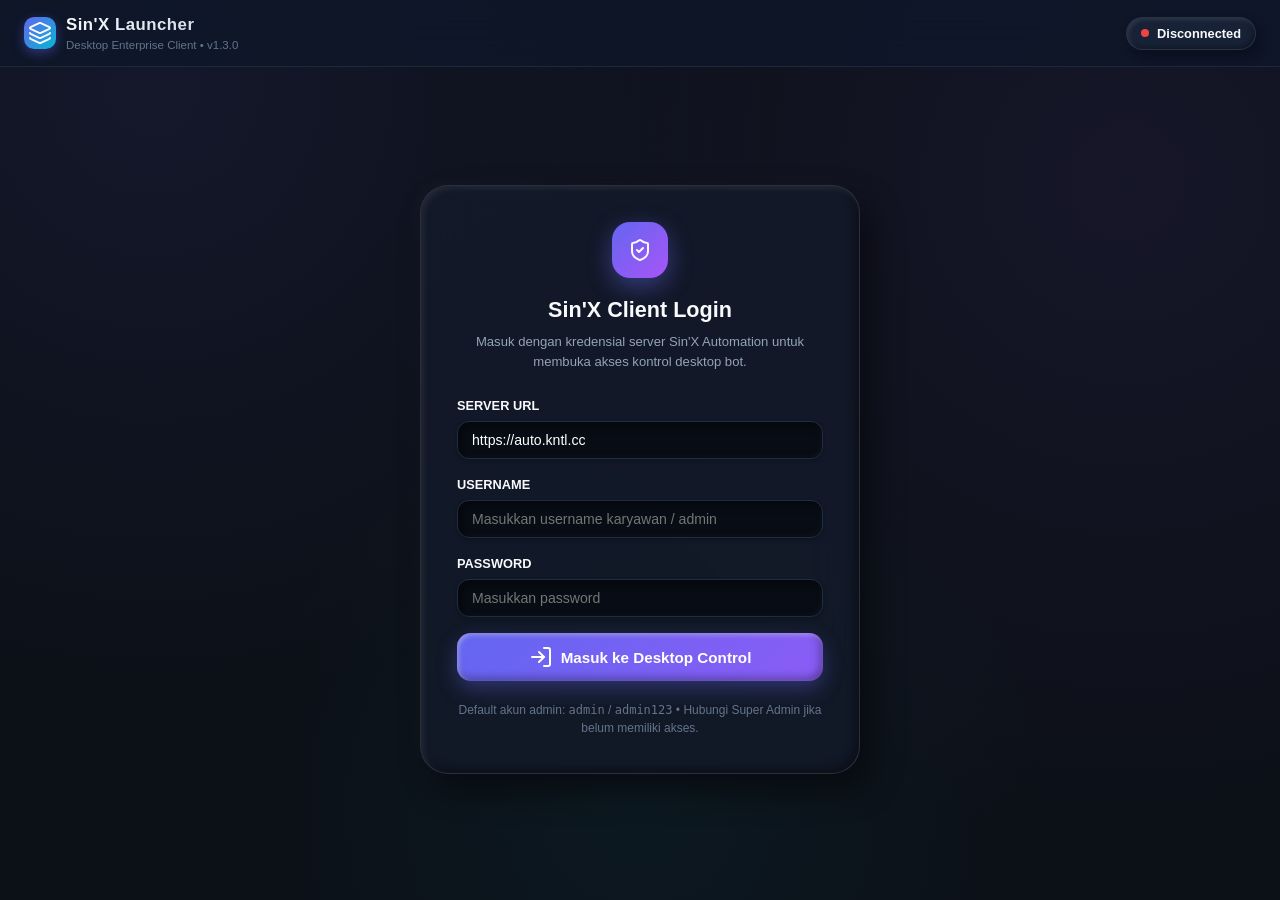
<file: launcher/ui/index.html>
<!DOCTYPE html>
<html lang="id">
<head>
    <meta charset="UTF-8">
    <meta name="viewport" content="width=device-width, initial-scale=1.0">
    <title>Sin'X Automation — Desktop Client</title>
    <link rel="stylesheet" href="clay.css">
    <link rel="stylesheet" href="style.css">
    <script src="lucide.min.js"></script>
</head>
<body>

    <!-- ═══════════════════════════════════════
         App Header & Top Navbar
    ═══════════════════════════════════════ -->
    <header class="app-header">
        <div class="brand-container">
            <div class="brand-icon">
                <i data-lucide="layers"></i>
            </div>
            <div>
                <div class="brand-title">Sin'X Launcher</div>
                <div class="brand-sub">Desktop Enterprise Client &bull; v1.3.0</div>
            </div>
        </div>

        <div class="header-right">
            <!-- Server Status Pill -->
            <div class="status-pill" id="header-status-pill">
                <span class="status-dot" id="status-dot"></span>
                <span id="status-text">Disconnected</span>
            </div>

            <!-- Navbar Open WebApp Button (Visible only when logged in) -->
            <button id="btn-nav-webapp" class="btn-nav-webapp" onclick="openWebApp()" title="Buka Web Dashboard di Browser">
                <i data-lucide="globe"></i>
                <span>Buka Webapp</span>
            </button>

            <!-- Navbar Logout Button (Visible only when logged in) -->
            <button id="btn-nav-logout" class="btn-nav-logout" onclick="doLogout()">
                <i data-lucide="log-out"></i>
                <span>Logout</span>
            </button>
        </div>
    </header>

    <!-- ═══════════════════════════════════════
         Segmented Navigation Bar (Visible only when logged in)
    ═══════════════════════════════════════ -->
    <div class="nav-bar-container" id="nav-bar-container">
        <nav class="segmented-nav">
            <button class="nav-tab-btn active" id="tab-btn-dash" onclick="switchTab('dash', this)">
                <i data-lucide="layout-dashboard"></i>
                <span>Dashboard</span>
            </button>
            <button class="nav-tab-btn" id="tab-btn-cookies" onclick="switchTab('cookies', this)">
                <i data-lucide="key-round"></i>
                <span>Cookies & Profil</span>
            </button>
            <button class="nav-tab-btn" id="tab-btn-logs" onclick="switchTab('logs', this)">
                <i data-lucide="terminal"></i>
                <span>Live Logs</span>
            </button>
            <button class="nav-tab-btn" id="tab-btn-settings" onclick="switchTab('settings', this)">
                <i data-lucide="sliders"></i>
                <span>Pengaturan</span>
            </button>
        </nav>
    </div>

    <!-- ═══════════════════════════════════════
         Main Content Viewport
    ═══════════════════════════════════════ -->
    <main class="main-viewport">

        <!-- ─────────────────────────────────────────────
             AUTH GATE: Login Screen (Shown when logged out)
        ───────────────────────────────────────────── -->
        <div id="auth-gate-page">
            <div class="auth-card">
                <div class="auth-icon-wrap">
                    <i data-lucide="shield-check"></i>
                </div>
                <h2 class="auth-title">Sin'X Client Login</h2>
                <p class="auth-desc">Masuk dengan kredensial server Sin'X Automation untuk membuka akses kontrol desktop bot.</p>

                <div class="form-group">
                    <label class="form-label">SERVER URL</label>
                    <input type="text" id="auth-server-url" class="form-input" placeholder="https://auto.kntl.cc" value="https://auto.kntl.cc">
                </div>

                <div class="form-group">
                    <label class="form-label">USERNAME</label>
                    <input type="text" id="auth-username" class="form-input" placeholder="Masukkan username karyawan / admin" autocomplete="username">
                </div>

                <div class="form-group">
                    <label class="form-label">PASSWORD</label>
                    <input type="password" id="auth-password" class="form-input" placeholder="Masukkan password" autocomplete="current-password" onkeydown="if(event.key==='Enter')doLogin()">
                </div>

                <button class="btn-primary-clay" id="btn-do-login" onclick="doLogin()">
                    <i data-lucide="log-in"></i>
                    <span>Masuk ke Desktop Control</span>
                </button>

                <div style="margin-top: 20px; font-size: 0.75rem; color: var(--text-dim, #64748b);">
                    Default akun admin: <code>admin</code> / <code>admin123</code> &bull; Hubungi Super Admin jika belum memiliki akses.
                </div>
            </div>
        </div>

        <!-- ─────────────────────────────────────────────
             TAB 1: DASHBOARD
        ───────────────────────────────────────────── -->
        <section id="view-dash" class="tab-page">
            <!-- 5 KPI Stats Grid -->
            <div class="stats-grid">
                <div class="stat-card total">
                    <div class="stat-val" id="stat-total">0</div>
                    <div class="stat-label">Total Antrian</div>
                </div>
                <div class="stat-card ready">
                    <div class="stat-val" id="stat-ready">0</div>
                    <div class="stat-label">Siap Post</div>
                </div>
                <div class="stat-card proc">
                    <div class="stat-val" id="stat-proc">0</div>
                    <div class="stat-label">Sedang Jalan</div>
                </div>
                <div class="stat-card done">
                    <div class="stat-val" id="stat-done">0</div>
                    <div class="stat-label">Tuntas Terbit</div>
                </div>
                <div class="stat-card fail">
                    <div class="stat-val" id="stat-fail">0</div>
                    <div class="stat-label">Gagal Post</div>
                </div>
            </div>

            <!-- Prime-Time Schedule & Status Card -->
            <div class="card-clay">
                <div class="card-header-row">
                    <div class="card-title-wrap">
                        <i data-lucide="clock"></i>
                        <span class="card-title">Jadwal Prime-Time Scheduler</span>
                    </div>
                    <span style="font-size: 0.8rem; color: #10b981; font-weight: 700;">Worker Aktif</span>
                </div>
                <div style="display: flex; flex-direction: column; gap: 8px; font-size: 0.88rem; color: var(--text-muted, #cbd5e1);">
                    <div style="display: flex; align-items: center; gap: 8px;">
                        <i data-lucide="calendar" style="width: 16px; height: 16px; color: #6366f1;"></i>
                        <span id="dash-sch-next">Jadwal Berikutnya: Menghubungi server...</span>
                    </div>
                    <div style="display: flex; align-items: center; gap: 8px;">
                        <i data-lucide="list-ordered" style="width: 16px; height: 16px; color: #06b6d4;"></i>
                        <span id="dash-sch-slots">Jam Tayang Aktif: -</span>
                    </div>
                    <div style="display: flex; align-items: center; gap: 8px;">
                        <i data-lucide="globe" style="width: 16px; height: 16px; color: #a855f7;"></i>
                        <span id="dash-sch-tz">Timezone Acuan: -</span>
                    </div>
                </div>
            </div>

            <!-- Quick Action Row -->
            <div class="card-clay">
                <div class="card-header-row">
                    <div class="card-title-wrap">
                        <i data-lucide="zap"></i>
                        <span class="card-title">Aksi Cepat Sistem</span>
                    </div>
                </div>
                <div class="actions-row">
                    <button class="btn-clay btn-clay-secondary" onclick="refreshDashboardData()">
                        <i data-lucide="refresh-cw"></i>
                        <span>Refresh Data</span>
                    </button>
                    <button class="btn-clay btn-clay-primary" onclick="openPublishModal()">
                        <i data-lucide="send"></i>
                        <span>Post On-Demand</span>
                    </button>
                    <button class="btn-clay btn-clay-blue" onclick="openScreenshotModal()">
                        <i data-lucide="camera"></i>
                        <span>Cek Screenshot</span>
                    </button>
                    <button class="btn-clay btn-clay-indigo" onclick="openWebApp()">
                        <i data-lucide="globe"></i>
                        <span>Buka Web Dashboard</span>
                    </button>
                    <button class="btn-clay btn-clay-emerald" onclick="downloadLatestExe()">
                        <i data-lucide="download"></i>
                        <span>Unduh Update EXE</span>
                    </button>
                </div>
            </div>
        </section>

        <!-- ─────────────────────────────────────────────
             TAB 2: COOKIES & PROFIL
        ───────────────────────────────────────────── -->
        <section id="view-cookies" class="tab-page">
            <div class="card-clay">
                <div class="card-header-row">
                    <div class="card-title-wrap">
                        <i data-lucide="key-round"></i>
                        <span class="card-title">Target Platform & Otentikasi Akun</span>
                    </div>
                </div>

                <div style="display: grid; grid-template-columns: 1fr 1fr; gap: 16px; margin-bottom: 20px;">
                    <div class="form-group" style="margin-bottom: 0;">
                        <label class="form-label">PLATFORM MEDIA SOSIAL</label>
                        <select id="sel-cookie-platform" class="form-input" onchange="onPlatformChange()">
                            <option value="youtube">YouTube (Shorts/Studio)</option>
                            <option value="instagram">Instagram (Reels)</option>
                            <option value="tiktok">TikTok</option>
                            <option value="facebook">Facebook (Reels)</option>
                            <option value="twitter">Twitter / X</option>
                            <option value="twitter_nsfw">Twitter NSFW</option>
                            <option value="upscrolled">Upscrolled</option>
                            <option value="febspot">Febspot</option>
                        </select>
                    </div>

                    <div class="form-group" style="margin-bottom: 0;">
                        <label class="form-label">CUSTOM TARGET KEY (OPSIONAL)</label>
                        <input type="text" id="input-cookie-target" class="form-input" placeholder="Default: sesuai platform terpilih">
                    </div>
                </div>

                <div style="display: grid; grid-template-columns: repeat(3, 1fr); gap: 12px; margin-bottom: 20px;">
                    <button class="btn-clay btn-clay-primary" onclick="startLocalBrowserLogin()" style="padding: 14px 12px;">
                        <i data-lucide="chrome"></i>
                        <span>Buka Browser Login</span>
                    </button>

                    <button class="btn-clay btn-clay-blue" onclick="pickAndUploadCookieFile()" style="padding: 14px 12px;">
                        <i data-lucide="file-code"></i>
                        <span>Upload File Cookie</span>
                    </button>

                    <button class="btn-clay btn-clay-emerald" onclick="pickAndUploadProfileZip()" style="padding: 14px 12px;">
                        <i data-lucide="archive"></i>
                        <span>Upload Profil (.zip)</span>
                    </button>
                </div>

                <!-- Info Guide Card -->
                <div style="background: rgba(15, 23, 42, 0.6); border: 1px dashed rgba(255, 255, 255, 0.12); border-radius: 14px; padding: 14px 18px; font-size: 0.82rem; color: var(--text-muted, #94a3b8); line-height: 1.6;">
                    <div style="font-weight: 700; color: #cbd5e1; margin-bottom: 4px; display: flex; align-items: center; gap: 6px;">
                        <i data-lucide="info" style="width: 15px; height: 15px; color: #38bdf8;"></i>
                        <span>Panduan Manajemen Sesi Browser:</span>
                    </div>
                    <div>&bull; <strong>Upload File Cookie:</strong> Mendukung format JSON (ekstensi Chrome <em>Cookie-Editor</em>) atau Netscape TXT.</div>
                    <div>&bull; <strong>Upload Profil ZIP:</strong> Mengunggah direktori User Data browser Chromium yang telah login lengkap dengan fingerprint anti-deteksi.</div>
                    <div>&bull; <strong>Browser Login:</strong> Membuka browser lokal Anda secara langsung untuk login otomatis dan mengekstrak cookies ke server.</div>
                </div>
            </div>
        </section>

        <!-- ─────────────────────────────────────────────
             TAB 3: LIVE LOGS
        ───────────────────────────────────────────── -->
        <section id="view-logs" class="tab-page">
            <div class="card-clay" style="padding-bottom: 12px;">
                <div class="card-header-row" style="margin-bottom: 10px;">
                    <div class="card-title-wrap">
                        <i data-lucide="terminal"></i>
                        <span class="card-title">Realtime Server Worker Logs</span>
                    </div>
                    <div style="display: flex; align-items: center; gap: 12px;">
                        <label style="display: flex; align-items: center; gap: 6px; font-size: 0.8rem; cursor: pointer; color: var(--text-muted, #94a3b8);">
                            <input type="checkbox" id="chk-log-autoscroll" checked>
                            <span>Auto Scroll</span>
                        </label>
                        <button class="btn-clay btn-clay-secondary" onclick="clearLiveLogs()" style="padding: 4px 12px; font-size: 0.78rem;">
                            <i data-lucide="trash-2" style="width: 14px; height: 14px;"></i>
                            <span>Clear Logs</span>
                        </button>
                    </div>
                </div>

                <div id="log-terminal" class="terminal-window">
                    <div class="log-line">
                        <span class="log-time">[SYSTEM]</span>
                        <span class="log-level-INFO">Menghubungkan ke log stream server...</span>
                    </div>
                </div>
            </div>
        </section>

        <!-- ─────────────────────────────────────────────
             TAB 4: PENGATURAN
        ───────────────────────────────────────────── -->
        <section id="view-settings" class="tab-page">
            <div class="card-clay">
                <div class="card-header-row">
                    <div class="card-title-wrap">
                        <i data-lucide="sliders"></i>
                        <span class="card-title">Konfigurasi Klien & Server</span>
                    </div>
                </div>

                <div class="form-group">
                    <label class="form-label">SERVER URL AKTIF</label>
                    <input type="text" id="setting-server-url" class="form-input" placeholder="https://auto.kntl.cc">
                </div>

                <div class="form-group">
                    <label class="form-label">LOGIN USERNAME</label>
                    <input type="text" id="setting-username" class="form-input" readonly style="opacity: 0.7; cursor: not-allowed;">
                </div>

                <div class="form-group">
                    <label class="form-label">VERSI CLIENT DESKTOP</label>
                    <input type="text" class="form-input" value="v1.3.0 (Enterprise PyWebView Edition)" readonly style="opacity: 0.7; cursor: not-allowed;">
                </div>

                <div style="display: flex; gap: 12px; margin-top: 20px;">
                    <button class="btn-clay btn-clay-primary" onclick="saveSettings()" style="flex: 1;">
                        <i data-lucide="save"></i>
                        <span>Simpan Perubahan</span>
                    </button>
                    <button class="btn-clay btn-clay-blue" onclick="openWebApp()" style="flex: 1;">
                        <i data-lucide="external-link"></i>
                        <span>Buka Web Dashboard</span>
                    </button>
                    <button class="btn-clay btn-clay-secondary" onclick="checkUpdates(true)" style="flex: 1;">
                        <i data-lucide="sparkles"></i>
                        <span>Cek Update</span>
                    </button>
                </div>
            </div>

            <!-- Card 2: Pengaturan Proxy Pribadi Karyawan -->
            <div class="card-clay" style="margin-top: 16px;">
                <div class="card-header-row">
                    <div class="card-title-wrap">
                        <i data-lucide="shield"></i>
                        <span class="card-title">Pengaturan Proxy Pribadi Karyawan</span>
                    </div>
                    <label style="display: flex; align-items: center; gap: 8px; font-size: 0.85rem; font-weight: 700; cursor: pointer; color: #a5b4fc;">
                        <input type="checkbox" id="setting-proxy-enabled" style="width: 16px; height: 16px; cursor: pointer;">
                        <span>Aktifkan Proxy Pribadi</span>
                    </label>
                </div>

                <p style="font-size: 0.82rem; color: var(--text-muted, #94a3b8); margin-bottom: 14px; line-height: 1.5;">
                    Setiap karyawan dapat menggunakan proxy residential / datacenter masing-masing untuk menjaga keamanan akun dan menghindari deteksi IP massal saat membuka browser login dan otomasi.
                </p>

                <div class="form-group">
                    <label class="form-label">URL PROXY PRIBADI (HTTP / SOCKS5)</label>
                    <input type="text" id="setting-proxy-url" class="form-input" placeholder="Contoh: http://user:password@103.152.118.2:8080 atau socks5://127.0.0.1:1080">
                </div>

                <!-- Test result status badge -->
                <div id="proxy-test-result" style="display: none; padding: 10px 14px; border-radius: 12px; font-size: 0.82rem; font-weight: 600; margin-bottom: 14px;"></div>

                <div style="display: flex; gap: 12px; margin-top: 14px;">
                    <button class="btn-clay btn-clay-blue" id="btn-test-proxy" onclick="testProxy()" style="flex: 1;">
                        <i data-lucide="activity"></i>
                        <span>Tes Koneksi Proxy</span>
                    </button>
                    <button class="btn-clay btn-clay-emerald" id="btn-save-proxy" onclick="saveProxySettings()" style="flex: 1;">
                        <i data-lucide="check-circle-2"></i>
                        <span>Simpan Proxy Pribadi</span>
                    </button>
                </div>

                <!-- Guidance Box -->
                <div style="background: rgba(15, 23, 42, 0.6); border: 1px dashed rgba(255, 255, 255, 0.1); border-radius: 14px; padding: 12px 16px; font-size: 0.78rem; color: var(--text-dim, #64748b); margin-top: 16px; line-height: 1.6;">
                    <div style="font-weight: 700; color: #cbd5e1; margin-bottom: 2px;">Format URL Proxy yang Didukung:</div>
                    <div>&bull; <code>http://username:password@ip_proxy:port</code> (HTTP dengan otentikasi)</div>
                    <div>&bull; <code>socks5://username:password@ip_proxy:port</code> (SOCKS5 dengan otentikasi)</div>
                    <div>&bull; <code>http://ip_proxy:port</code> (IP Whitelist tanpa user/pass)</div>
                </div>
            </div>

            <!-- Card 3: Pengaturan Bot Telegram Pribadi Karyawan -->
            <div class="card-clay" style="margin-top: 16px;">
                <div class="card-header-row">
                    <div class="card-title-wrap">
                        <i data-lucide="send"></i>
                        <span class="card-title">Pengaturan Bot Telegram Pribadi</span>
                    </div>
                    <label style="display: flex; align-items: center; gap: 8px; font-size: 0.85rem; font-weight: 700; cursor: pointer; color: #a5b4fc;">
                        <input type="checkbox" id="setting-telegram-enabled" style="width: 16px; height: 16px; cursor: pointer;">
                        <span>Aktifkan Notifikasi Telegram</span>
                    </label>
                </div>

                <p style="font-size: 0.82rem; color: var(--text-muted, #94a3b8); margin-bottom: 14px; line-height: 1.5;">
                    Setiap pengguna/karyawan dapat menghubungkan bot Telegram masing-masing agar laporan postingan otomatis dan URL link tayang langsung terkirim secara privat ke bot pribadi Anda.
                </p>

                <div class="form-group">
                    <label class="form-label">TELEGRAM BOT TOKEN</label>
                    <input type="text" id="setting-telegram-token" class="form-input" placeholder="Contoh: 123456789:ABCdefGhIJKlmNoPQRsTUVwxyZ">
                    <span style="font-size: 0.72rem; color: var(--text-dim, #64748b); margin-top: 4px; display: block;">Dapatkan bot token gratis dari <b>@BotFather</b> di Telegram.</span>
                </div>

                <div class="form-group" style="margin-top: 12px;">
                    <label class="form-label">TELEGRAM CHAT ID</label>
                    <input type="text" id="setting-telegram-chat-id" class="form-input" placeholder="Contoh: 123456789 atau -1001234567890">
                    <span style="font-size: 0.72rem; color: var(--text-dim, #64748b); margin-top: 4px; display: block;">ID akun Anda atau ID Group Telegram tujuan (cek ID Anda via <b>@userinfobot</b>).</span>
                </div>

                <!-- Test result status badge -->
                <div id="telegram-test-result" style="display: none; padding: 10px 14px; border-radius: 12px; font-size: 0.82rem; font-weight: 600; margin-top: 12px; margin-bottom: 14px;"></div>

                <div style="display: flex; gap: 12px; margin-top: 14px;">
                    <button class="btn-clay btn-clay-blue" id="btn-test-telegram" onclick="testTelegram()" style="flex: 1;">
                        <i data-lucide="send"></i>
                        <span>Tes Notifikasi Bot</span>
                    </button>
                    <button class="btn-clay btn-clay-emerald" id="btn-save-telegram" onclick="saveTelegramSettings()" style="flex: 1;">
                        <i data-lucide="check-circle-2"></i>
                        <span>Simpan Bot Telegram</span>
                    </button>
                </div>
            </div>
        </section>

    </main>

    <!-- ═══════════════════════════════════════
         MODAL: On-Demand Publish
    ═══════════════════════════════════════ -->
    <div class="modal-overlay" id="modal-publish">
        <div class="modal-card">
            <div class="card-header-row">
                <div class="card-title-wrap">
                    <i data-lucide="rocket"></i>
                    <span class="card-title">Post Video On-Demand</span>
                </div>
                <button onclick="closeModal('modal-publish')" style="background: none; border: none; color: #94a3b8; cursor: pointer;">
                    <i data-lucide="x"></i>
                </button>
            </div>
            <p style="font-size: 0.85rem; color: var(--text-muted, #94a3b8); margin-bottom: 16px;">
                Pilih platform tujuan untuk segera memicu posting 1 video dari antrian bot tanpa menunggu jadwal scheduler:
            </p>
            <div class="form-group">
                <label class="form-label">TARGET PLATFORM</label>
                <select id="sel-modal-publish-target" class="form-input">
                    <option value="ALL">⭐ Semua Platform Aktif Sekaligus</option>
                    <option value="youtube">YouTube (Shorts/Studio)</option>
                    <option value="instagram">Instagram (Reels)</option>
                    <option value="tiktok">TikTok</option>
                    <option value="facebook">Facebook (Reels)</option>
                    <option value="twitter">Twitter / X</option>
                    <option value="twitter_nsfw">Twitter NSFW</option>
                    <option value="upscrolled">Upscrolled</option>
                    <option value="febspot">Febspot</option>
                </select>
            </div>
            <div style="display: flex; gap: 10px; margin-top: 24px;">
                <button class="btn-clay btn-clay-primary" onclick="confirmPublishNow()" style="flex: 2;">
                    <i data-lucide="send"></i>
                    <span>Mulai Posting Sekarang</span>
                </button>
                <button class="btn-clay btn-clay-secondary" onclick="closeModal('modal-publish')" style="flex: 1;">
                    Batal
                </button>
            </div>
        </div>
    </div>

    <!-- ═══════════════════════════════════════
         MODAL: Debug Screenshot
    ═══════════════════════════════════════ -->
    <div class="modal-overlay" id="modal-screenshot">
        <div class="modal-card">
            <div class="card-header-row">
                <div class="card-title-wrap">
                    <i data-lucide="camera"></i>
                    <span class="card-title">Cek Screenshot Browser Headless</span>
                </div>
                <button onclick="closeModal('modal-screenshot')" style="background: none; border: none; color: #94a3b8; cursor: pointer;">
                    <i data-lucide="x"></i>
                </button>
            </div>
            <p style="font-size: 0.85rem; color: var(--text-muted, #94a3b8); margin-bottom: 16px;">
                Lihat tangkapan layar browser server secara langsung untuk memeriksa status login atau proses posting bot:
            </p>
            <div class="form-group">
                <label class="form-label">PLATFORM</label>
                <select id="sel-modal-screenshot-platform" class="form-input">
                    <option value="youtube">YouTube</option>
                    <option value="instagram">Instagram</option>
                    <option value="tiktok">TikTok</option>
                    <option value="facebook">Facebook</option>
                    <option value="twitter">Twitter / X</option>
                    <option value="twitter_nsfw">Twitter NSFW</option>
                    <option value="upscrolled">Upscrolled</option>
                    <option value="febspot">Febspot</option>
                </select>
            </div>
            <div style="display: flex; gap: 10px; margin-top: 24px;">
                <button class="btn-clay btn-clay-blue" onclick="confirmOpenScreenshot()" style="flex: 2;">
                    <i data-lucide="external-link"></i>
                    <span>Buka Screenshot di Browser</span>
                </button>
                <button class="btn-clay btn-clay-secondary" onclick="closeModal('modal-screenshot')" style="flex: 1;">
                    Batal
                </button>
            </div>
        </div>
    </div>

    <!-- Floating Toasts -->
    <div id="toast-container"></div>

    <script src="app.js"></script>
    <script>
        lucide.createIcons();
    </script>
</body>
</html>
</file>
<file: launcher/ui/clay.css>
/* ============================================================
   OmniShorts Auto-Publisher (OSAP) — 3D Claymorphism Theme
   ============================================================ */

:root {
    /* Color Palette - Dark Clay Aesthetics */
    --bg-main: #0c1017;
    --bg-surface: #131b2a;
    --bg-surface-elevated: #1a2438;
    
    /* Clay Colors */
    --clay-base: #172236;
    --clay-base-hover: #1c2942;
    --clay-dark: #0f1624;
    --clay-border: rgba(255, 255, 255, 0.08);

    /* Primary Accent - Vibrant Clay Indigo/Violet */
    --primary: #6366f1;
    --primary-light: #818cf8;
    --primary-dark: #4f46e5;
    --primary-gradient: linear-gradient(135deg, #6366f1 0%, #8b5cf6 100%);
    
    /* Clay Button Accents */
    --accent-cyan: #06b6d4;
    --accent-emerald: #10b981;
    --accent-amber: #f59e0b;
    --accent-rose: #f43f5e;
    
    /* Semantic Colors */
    --success: #10b981;
    --warning: #f59e0b;
    --danger: #ef4444;
    --info: #3b82f6;

    /* Text Colors */
    --text-primary: #f8fafc;
    --text-secondary: #94a3b8;
    --text-muted: #64748b;

    /* Typography */
    --font-sans: 'Plus Jakarta Sans', 'Inter', -apple-system, BlinkMacSystemFont, sans-serif;
    --font-mono: 'JetBrains Mono', monospace;

    /* 3D Clay Shadows & Highlights */
    /* Standard Clay Card: Soft outer elevation + top-left highlight + bottom-right bevel shadow */
    --clay-card-shadow: 
        12px 16px 32px rgba(0, 0, 0, 0.45),
        -6px -6px 16px rgba(255, 255, 255, 0.02),
        inset 3px 3px 6px rgba(255, 255, 255, 0.08),
        inset -4px -4px 10px rgba(0, 0, 0, 0.4);

    --clay-card-shadow-hover: 
        16px 22px 40px rgba(0, 0, 0, 0.55),
        -8px -8px 20px rgba(255, 255, 255, 0.03),
        inset 3px 3px 6px rgba(255, 255, 255, 0.12),
        inset -4px -4px 10px rgba(0, 0, 0, 0.45);

    /* Small Clay Pill / Chip */
    --clay-pill-shadow:
        4px 6px 12px rgba(0, 0, 0, 0.3),
        inset 2px 2px 4px rgba(255, 255, 255, 0.1),
        inset -2px -2px 5px rgba(0, 0, 0, 0.35);

    /* Primary Clay Button */
    --clay-btn-primary-shadow:
        0 8px 20px rgba(99, 102, 241, 0.35),
        inset 2px 2px 5px rgba(255, 255, 255, 0.35),
        inset -3px -3px 8px rgba(0, 0, 0, 0.35);

    --clay-btn-primary-active:
        0 3px 8px rgba(99, 102, 241, 0.25),
        inset 3px 3px 6px rgba(0, 0, 0, 0.4),
        inset -2px -2px 4px rgba(255, 255, 255, 0.15);

    /* Secondary Clay Button */
    --clay-btn-secondary-shadow:
        6px 8px 16px rgba(0, 0, 0, 0.35),
        inset 2px 2px 4px rgba(255, 255, 255, 0.08),
        inset -2px -2px 6px rgba(0, 0, 0, 0.3);

    /* Danger Clay Button */
    --clay-btn-danger-shadow:
        0 8px 20px rgba(239, 68, 68, 0.35),
        inset 2px 2px 5px rgba(255, 255, 255, 0.35),
        inset -3px -3px 8px rgba(0, 0, 0, 0.35);

    /* Inset Form Controls (Pressed into clay surface) */
    --clay-input-shadow:
        inset 3px 3px 8px rgba(0, 0, 0, 0.5),
        inset -2px -2px 6px rgba(255, 255, 255, 0.03),
        0 2px 4px rgba(0, 0, 0, 0.2);

    /* Radii */
    --radius-xl: 28px;
    --radius-lg: 22px;
    --radius-md: 16px;
    --radius-sm: 10px;
    --radius-pill: 9999px;

    /* Transitions */
    --bounce-transition: all 0.22s cubic-bezier(0.34, 1.56, 0.64, 1);
    --smooth-transition: all 0.2s ease-in-out;
}

/* ============================================================
   Global Reset & Base Styles
   ============================================================ */
* {
    box-sizing: border-box;
    margin: 0;
    padding: 0;
    -webkit-font-smoothing: antialiased;
}

body {
    font-family: var(--font-sans);
    background-color: var(--bg-main);
    color: var(--text-primary);
    min-height: 100vh;
    display: flex;
    flex-direction: column;
    overflow-x: hidden;
    background-image: 
        radial-gradient(circle at 12% 10%, rgba(99, 102, 241, 0.09) 0%, transparent 45%),
        radial-gradient(circle at 88% 20%, rgba(139, 92, 246, 0.08) 0%, transparent 50%),
        radial-gradient(circle at 50% 90%, rgba(6, 182, 212, 0.05) 0%, transparent 40%);
    background-attachment: fixed;
}

/* Custom Scrollbar */
::-webkit-scrollbar {
    width: 8px;
    height: 8px;
}
::-webkit-scrollbar-track {
    background: var(--bg-main);
}
::-webkit-scrollbar-thumb {
    background: #243147;
    border-radius: var(--radius-pill);
    box-shadow: inset 1px 1px 2px rgba(255,255,255,0.1);
}
::-webkit-scrollbar-thumb:hover {
    background: #334460;
}

/* ============================================================
   Clay Header Navigation
   ============================================================ */
.clay-header {
    background: rgba(19, 27, 42, 0.85);
    backdrop-filter: blur(20px);
    -webkit-backdrop-filter: blur(20px);
    border-bottom: 1px solid var(--clay-border);
    position: sticky;
    top: 0;
    z-index: 90;
    padding: 0.9rem 2.5rem;
    display: flex;
    justify-content: space-between;
    align-items: center;
    box-shadow: 0 4px 20px rgba(0, 0, 0, 0.25);
}

.brand-wrapper {
    display: flex;
    align-items: center;
    gap: 14px;
}

/* 3D Clay Brand Icon */
.brand-clay-icon {
    width: 44px;
    height: 44px;
    border-radius: var(--radius-md);
    background: var(--primary-gradient);
    display: flex;
    align-items: center;
    justify-content: center;
    color: white;
    box-shadow: var(--clay-btn-primary-shadow);
    transition: var(--bounce-transition);
}

.brand-clay-icon:hover {
    transform: scale(1.06) rotate(-3deg);
}

.brand-clay-icon svg {
    width: 24px;
    height: 24px;
}

.brand-info h1 {
    font-size: 1.2rem;
    font-weight: 700;
    letter-spacing: -0.02em;
    background: linear-gradient(135deg, #ffffff 0%, #cbd5e1 100%);
    -webkit-background-clip: text;
    -webkit-text-fill-color: transparent;
}

.brand-info p {
    font-size: 0.76rem;
    color: var(--text-muted);
    font-weight: 500;
}

.header-actions {
    display: flex;
    align-items: center;
    gap: 14px;
}

/* 3D Clay Status Pill */
.status-clay-pill {
    display: inline-flex;
    align-items: center;
    gap: 10px;
    padding: 8px 18px;
    border-radius: var(--radius-pill);
    font-size: 0.82rem;
    font-weight: 600;
    background: var(--clay-base);
    box-shadow: var(--clay-pill-shadow);
    border: 1px solid rgba(255, 255, 255, 0.05);
    color: var(--text-secondary);
}

.status-beacon {
    position: relative;
    width: 10px;
    height: 10px;
    border-radius: 50%;
    background: var(--text-muted);
    transition: var(--smooth-transition);
}

.status-beacon.active {
    background: var(--success);
    box-shadow: 0 0 10px var(--success);
}

.status-beacon.active::after {
    content: '';
    position: absolute;
    top: -4px; left: -4px; right: -4px; bottom: -4px;
    border-radius: 50%;
    border: 2px solid var(--success);
    animation: beaconPulse 2s infinite ease-out;
}

@keyframes beaconPulse {
    0% { transform: scale(0.6); opacity: 1; }
    100% { transform: scale(1.8); opacity: 0; }
}

/* ============================================================
   Clay Buttons
   ============================================================ */
.btn-clay {
    display: inline-flex;
    align-items: center;
    justify-content: center;
    gap: 9px;
    padding: 10px 20px;
    border-radius: var(--radius-md);
    font-size: 0.88rem;
    font-weight: 600;
    cursor: pointer;
    border: none;
    transition: var(--bounce-transition);
    user-select: none;
    text-decoration: none;
}

.btn-clay svg {
    width: 17px;
    height: 17px;
    transition: transform 0.2s ease;
}

.btn-clay:hover {
    transform: translateY(-2px) scale(1.02);
}

.btn-clay:active {
    transform: translateY(2px) scale(0.97);
}

.btn-clay-primary {
    background: var(--primary-gradient);
    color: white;
    box-shadow: var(--clay-btn-primary-shadow);
}

.btn-clay-primary:hover {
    box-shadow: 0 12px 28px rgba(99, 102, 241, 0.45),
                inset 2px 2px 6px rgba(255, 255, 255, 0.45),
                inset -3px -3px 8px rgba(0, 0, 0, 0.35);
}

.btn-clay-primary:active {
    box-shadow: var(--clay-btn-primary-active);
}

.btn-clay-secondary {
    background: var(--clay-base);
    color: var(--text-primary);
    box-shadow: var(--clay-btn-secondary-shadow);
    border: 1px solid var(--clay-border);
}

.btn-clay-secondary:hover {
    background: var(--clay-base-hover);
    box-shadow: 8px 12px 22px rgba(0, 0, 0, 0.45),
                inset 2px 2px 5px rgba(255, 255, 255, 0.12),
                inset -2px -2px 6px rgba(0, 0, 0, 0.35);
}

.btn-clay-secondary:active {
    transform: translateY(2px) scale(0.97);
    box-shadow: inset 2px 2px 6px rgba(0, 0, 0, 0.45);
}

.btn-clay-danger {
    background: linear-gradient(135deg, #f43f5e 0%, #e11d48 100%);
    color: white;
    box-shadow: var(--clay-btn-danger-shadow);
}

.btn-clay-danger:hover {
    box-shadow: 0 12px 28px rgba(244, 63, 94, 0.45),
                inset 2px 2px 6px rgba(255, 255, 255, 0.45),
                inset -3px -3px 8px rgba(0, 0, 0, 0.35);
}

.btn-clay-danger:active {
    transform: translateY(2px) scale(0.97);
    box-shadow: inset 3px 3px 6px rgba(0, 0, 0, 0.45);
}

.btn-clay-sm {
    padding: 6px 12px;
    font-size: 0.78rem;
    border-radius: var(--radius-sm);
    gap: 6px;
}

.btn-clay-sm svg {
    width: 14px;
    height: 14px;
}

/* ============================================================
   Navigation Tabs Bar (Clay Pills)
   ============================================================ */
.clay-tabs-bar {
    display: flex;
    gap: 10px;
    padding: 0.85rem 2.5rem;
    background: rgba(15, 22, 34, 0.6);
    border-bottom: 1px solid var(--clay-border);
    overflow-x: auto;
}

.clay-tab-btn {
    display: inline-flex;
    align-items: center;
    gap: 9px;
    padding: 9px 20px;
    border-radius: var(--radius-pill);
    background: transparent;
    border: none;
    color: var(--text-secondary);
    font-size: 0.88rem;
    font-weight: 600;
    cursor: pointer;
    transition: var(--bounce-transition);
    white-space: nowrap;
}

.clay-tab-btn svg {
    width: 18px;
    height: 18px;
}

.clay-tab-btn:hover {
    color: var(--text-primary);
    background: rgba(255, 255, 255, 0.04);
}

.clay-tab-btn.active {
    color: #ffffff;
    background: var(--clay-base);
    box-shadow: var(--clay-pill-shadow);
    border: 1px solid rgba(255, 255, 255, 0.08);
}

.clay-tab-btn.active svg {
    color: var(--primary-light);
}

/* ============================================================
   Main Layout & Content Sections
   ============================================================ */
main {
    flex: 1;
    padding: 2.2rem 2.5rem;
    max-width: 1480px;
    margin: 0 auto;
    width: 100%;
}

.tab-content {
    display: none;
    animation: clayFadeIn 0.26s cubic-bezier(0.16, 1, 0.3, 1);
}

.tab-content.active {
    display: block;
}

@keyframes clayFadeIn {
    from {
        opacity: 0;
        transform: translateY(6px) scale(0.99);
    }
    to {
        opacity: 1;
        transform: translateY(0) scale(1);
    }
}

/* ============================================================
   3D Clay Cards
   ============================================================ */
.clay-card {
    background: var(--clay-base);
    border-radius: var(--radius-xl);
    box-shadow: var(--clay-card-shadow);
    border: 1px solid var(--clay-border);
    padding: 1.8rem;
    margin-bottom: 1.8rem;
    position: relative;
    transition: var(--bounce-transition);
}

.clay-card-hover:hover {
    box-shadow: var(--clay-card-shadow-hover);
    transform: translateY(-2px);
}

/* Card Header */
.clay-card-header {
    display: flex;
    justify-content: space-between;
    align-items: center;
    margin-bottom: 1.4rem;
    flex-wrap: wrap;
    gap: 12px;
}

.clay-card-title {
    font-size: 1.15rem;
    font-weight: 700;
    color: var(--text-primary);
    display: flex;
    align-items: center;
    gap: 10px;
}

.clay-card-title svg {
    color: var(--primary-light);
    width: 20px;
    height: 20px;
}

.clay-card-subtitle {
    font-size: 0.85rem;
    color: var(--text-muted);
    margin-top: 4px;
}

/* ============================================================
   Dashboard: 3D KPI Stat Cards
   ============================================================ */
.clay-stats-grid {
    display: grid;
    grid-template-columns: repeat(auto-fit, minmax(240px, 1fr));
    gap: 1.4rem;
    margin-bottom: 1.8rem;
}

.stat-clay-card {
    background: var(--clay-base);
    border-radius: var(--radius-lg);
    box-shadow: var(--clay-card-shadow);
    border: 1px solid var(--clay-border);
    padding: 1.4rem 1.6rem;
    display: flex;
    align-items: center;
    gap: 18px;
    position: relative;
    overflow: hidden;
    transition: var(--bounce-transition);
}

.stat-clay-card:hover {
    transform: translateY(-3px) scale(1.015);
    box-shadow: var(--clay-card-shadow-hover);
}

.stat-icon-bubble {
    width: 54px;
    height: 54px;
    border-radius: var(--radius-md);
    display: flex;
    align-items: center;
    justify-content: center;
    flex-shrink: 0;
    box-shadow: var(--clay-pill-shadow);
    border: 1px solid rgba(255, 255, 255, 0.1);
}

.stat-icon-bubble svg {
    width: 26px;
    height: 26px;
}

.stat-bubble-total {
    background: linear-gradient(135deg, #6366f1 0%, #4338ca 100%);
    color: #e0e7ff;
}

.stat-bubble-pending {
    background: linear-gradient(135deg, #f59e0b 0%, #b45309 100%);
    color: #fef3c7;
}

.stat-bubble-done {
    background: linear-gradient(135deg, #10b981 0%, #047857 100%);
    color: #d1fae5;
}

.stat-bubble-failed {
    background: linear-gradient(135deg, #ef4444 0%, #b91c1c 100%);
    color: #fee2e2;
}

.stat-details {
    display: flex;
    flex-direction: column;
}

.stat-label {
    font-size: 0.8rem;
    font-weight: 600;
    color: var(--text-muted);
    text-transform: uppercase;
    letter-spacing: 0.04em;
}

.stat-value {
    font-size: 2.1rem;
    font-weight: 800;
    color: var(--text-primary);
    line-height: 1.1;
    margin-top: 4px;
}

/* ============================================================
   Hardware System Strip (Clay Bar)
   ============================================================ */
.hardware-clay-strip {
    background: var(--clay-base);
    border-radius: var(--radius-lg);
    box-shadow: var(--clay-card-shadow);
    border: 1px solid var(--clay-border);
    padding: 1.2rem 1.8rem;
    margin-bottom: 1.8rem;
    display: grid;
    grid-template-columns: repeat(auto-fit, minmax(200px, 1fr));
    gap: 1.5rem;
    align-items: center;
}

.hardware-item {
    display: flex;
    align-items: center;
    gap: 14px;
}

.hardware-icon-box {
    width: 42px;
    height: 42px;
    border-radius: var(--radius-sm);
    background: rgba(255, 255, 255, 0.04);
    box-shadow: var(--clay-pill-shadow);
    display: flex;
    align-items: center;
    justify-content: center;
    color: var(--primary-light);
    flex-shrink: 0;
}

.hardware-icon-box svg {
    width: 20px;
    height: 20px;
}

.hardware-info h4 {
    font-size: 0.78rem;
    color: var(--text-muted);
    text-transform: uppercase;
    font-weight: 600;
    letter-spacing: 0.03em;
}

.hardware-info p {
    font-size: 0.92rem;
    font-weight: 700;
    color: var(--text-primary);
    margin-top: 2px;
}

/* ============================================================
   Clay Table & Badges
   ============================================================ */
.clay-table-container {
    overflow-x: auto;
    border-radius: var(--radius-lg);
    box-shadow: var(--clay-input-shadow);
    background: rgba(12, 16, 23, 0.6);
    border: 1px solid var(--clay-border);
    margin: 1rem 0;
}

.clay-table {
    width: 100%;
    border-collapse: collapse;
    font-size: 0.88rem;
    text-align: left;
}

.clay-table th {
    background: rgba(19, 27, 42, 0.95);
    padding: 14px 18px;
    color: var(--text-secondary);
    font-weight: 600;
    border-bottom: 1px solid var(--clay-border);
    white-space: nowrap;
}

.clay-table td {
    padding: 15px 18px;
    border-bottom: 1px solid rgba(255, 255, 255, 0.04);
    vertical-align: middle;
}

.clay-table tr:last-child td {
    border-bottom: none;
}

.clay-table tr:hover td {
    background: rgba(255, 255, 255, 0.02);
}

/* Clay Status Badges */
.badge-clay {
    display: inline-flex;
    align-items: center;
    gap: 6px;
    padding: 5px 12px;
    border-radius: var(--radius-pill);
    font-size: 0.76rem;
    font-weight: 700;
    text-transform: lowercase;
    box-shadow: var(--clay-pill-shadow);
    border: 1px solid rgba(255, 255, 255, 0.08);
}

.badge-pending {
    background: rgba(245, 158, 11, 0.15);
    color: #fbbf24;
}

.badge-downloading, .badge-rendering, .badge-uploading {
    background: rgba(6, 182, 212, 0.15);
    color: #38bdf8;
}

.badge-downloaded, .badge-rendered {
    background: rgba(139, 92, 246, 0.15);
    color: #c084fc;
}

.badge-done {
    background: rgba(16, 185, 129, 0.18);
    color: #4ade80;
}

.badge-failed {
    background: rgba(239, 68, 68, 0.18);
    color: #f87171;
}

/* Clay Platform Pills in Table */
.platform-pills {
    display: flex;
    flex-wrap: wrap;
    gap: 6px;
}

.platform-pill {
    font-size: 0.72rem;
    font-weight: 600;
    padding: 3px 8px;
    border-radius: var(--radius-pill);
    background: rgba(255, 255, 255, 0.04);
    color: var(--text-muted);
    box-shadow: var(--clay-pill-shadow);
    border: 1px solid rgba(255, 255, 255, 0.04);
}

.platform-pill.done {
    background: rgba(16, 185, 129, 0.2);
    color: #4ade80;
}

.platform-pill.failed {
    background: rgba(239, 68, 68, 0.2);
    color: #f87171;
}

.platform-pill.uploading {
    background: rgba(59, 130, 246, 0.2);
    color: #60a5fa;
}

/* Pagination Bar */
.clay-pagination {
    display: flex;
    justify-content: space-between;
    align-items: center;
    margin-top: 1.2rem;
    font-size: 0.85rem;
    color: var(--text-secondary);
}

/* ============================================================
   Clay Form Controls & Inputs
   ============================================================ */
.clay-form-grid {
    display: grid;
    grid-template-columns: repeat(auto-fit, minmax(320px, 1fr));
    gap: 1.6rem;
}

.clay-form-group {
    display: flex;
    flex-direction: column;
    gap: 8px;
    margin-bottom: 1.2rem;
}

.clay-form-group label {
    font-size: 0.86rem;
    font-weight: 600;
    color: var(--text-primary);
    display: flex;
    align-items: center;
    gap: 8px;
}

.clay-form-group label svg {
    width: 16px;
    height: 16px;
    color: var(--primary-light);
}

.clay-form-group .help-text {
    font-size: 0.76rem;
    color: var(--text-muted);
    line-height: 1.4;
}

/* Inset Clay Inputs */
.clay-input, .clay-select, .clay-textarea {
    background: rgba(12, 17, 26, 0.75);
    border: 1px solid var(--clay-border);
    border-radius: var(--radius-md);
    padding: 10px 16px;
    color: var(--text-primary);
    font-family: var(--font-sans);
    font-size: 0.9rem;
    box-shadow: var(--clay-input-shadow);
    outline: none;
    transition: var(--smooth-transition);
}

.clay-input:focus, .clay-select:focus, .clay-textarea:focus {
    border-color: var(--primary-light);
    box-shadow: var(--clay-input-shadow), 0 0 0 3px rgba(99, 102, 241, 0.25);
}

.clay-textarea {
    resize: vertical;
    line-height: 1.6;
    font-family: var(--font-mono);
    font-size: 0.85rem;
}

/* ============================================================
   Platform Targets Grid (3D Clay Cards & Switch)
   ============================================================ */
.clay-platform-grid {
    display: grid;
    grid-template-columns: repeat(auto-fit, minmax(290px, 1fr));
    gap: 1.4rem;
}

.clay-platform-card {
    background: var(--clay-base);
    border-radius: var(--radius-lg);
    box-shadow: var(--clay-card-shadow);
    border: 1px solid var(--clay-border);
    padding: 1.5rem;
    display: flex;
    flex-direction: column;
    gap: 14px;
    transition: var(--bounce-transition);
}

.clay-platform-card:hover {
    transform: translateY(-2px);
    box-shadow: var(--clay-card-shadow-hover);
}

.clay-platform-header {
    display: flex;
    justify-content: space-between;
    align-items: center;
}

.clay-platform-title {
    display: flex;
    align-items: center;
    gap: 10px;
    font-weight: 700;
    font-size: 1.05rem;
}

.platform-clay-badge {
    width: 34px;
    height: 34px;
    border-radius: var(--radius-sm);
    display: flex;
    align-items: center;
    justify-content: center;
    box-shadow: var(--clay-pill-shadow);
    color: white;
}

.badge-youtube { background: linear-gradient(135deg, #ff0000 0%, #b30000 100%); }
.badge-facebook { background: linear-gradient(135deg, #1877f2 0%, #0c56b8 100%); }
.badge-instagram { background: linear-gradient(135deg, #e1306c 0%, #833ab4 100%); }
.badge-twitter { background: linear-gradient(135deg, #1da1f2 0%, #0d8bd9 100%); }
.badge-twitter_nsfw { background: linear-gradient(135deg, #f43f5e 0%, #881337 100%); }
.badge-tiktok { background: linear-gradient(135deg, #00f2fe 0%, #4facfe 100%); color: #000; }
.badge-upscrolled { background: linear-gradient(135deg, #10b981 0%, #059669 100%); }
.badge-febspot { background: linear-gradient(135deg, #f59e0b 0%, #d97706 100%); }

/* 3D Clay Switch */
.clay-switch {
    position: relative;
    display: inline-block;
    width: 50px;
    height: 28px;
}

.clay-switch input {
    opacity: 0;
    width: 0;
    height: 0;
}

.clay-switch-slider {
    position: absolute;
    cursor: pointer;
    top: 0; left: 0; right: 0; bottom: 0;
    background-color: #0e141f;
    box-shadow: inset 2px 2px 5px rgba(0, 0, 0, 0.6), inset -1px -1px 3px rgba(255, 255, 255, 0.05);
    transition: var(--smooth-transition);
    border-radius: var(--radius-pill);
}

.clay-switch-slider:before {
    position: absolute;
    content: "";
    height: 20px;
    width: 20px;
    left: 4px;
    bottom: 4px;
    background: #475569;
    box-shadow: 2px 3px 6px rgba(0,0,0,0.4), inset 2px 2px 4px rgba(255,255,255,0.25);
    transition: var(--bounce-transition);
    border-radius: 50%;
}

.clay-switch input:checked + .clay-switch-slider {
    background-color: var(--primary-dark);
}

.clay-switch input:checked + .clay-switch-slider:before {
    transform: translateX(22px);
    background: #ffffff;
    box-shadow: 0 4px 10px rgba(99, 102, 241, 0.5), inset 2px 2px 4px rgba(255,255,255,0.4);
}

/* Platform Footer Actions */
.platform-card-footer {
    display: flex;
    justify-content: space-between;
    align-items: center;
    gap: 8px;
    margin-top: auto;
    padding-top: 8px;
    flex-wrap: wrap;
}

/* ============================================================
   Live Logs Terminal (Clay Bezel + OLED Console)
   ============================================================ */
.clay-terminal-frame {
    background: var(--clay-base);
    border-radius: var(--radius-xl);
    box-shadow: var(--clay-card-shadow);
    border: 1px solid var(--clay-border);
    padding: 1.5rem;
}

.terminal-bezel {
    background: #060910;
    border-radius: var(--radius-md);
    box-shadow: var(--clay-input-shadow);
    border: 1px solid rgba(255, 255, 255, 0.06);
    padding: 1.2rem;
    height: 560px;
    overflow-y: auto;
    font-family: var(--font-mono);
    font-size: 0.84rem;
    color: #e2e8f0;
    line-height: 1.65;
}

.terminal-line {
    margin-bottom: 5px;
    word-break: break-all;
    display: flex;
    gap: 10px;
}

.terminal-line .term-time {
    color: #475569;
    flex-shrink: 0;
}

.terminal-line.INFO .term-level {
    color: #38bdf8;
    font-weight: 700;
}

.terminal-line.WARNING .term-level {
    color: #fbbf24;
    font-weight: 700;
}

.terminal-line.ERROR .term-level {
    color: #f87171;
    font-weight: 700;
}

.terminal-line .term-msg {
    color: #cbd5e1;
}

/* ============================================================
   3D Clay Toast Notifications
   ============================================================ */
#toast-container {
    position: fixed;
    top: 24px;
    right: 24px;
    z-index: 9999;
    display: flex;
    flex-direction: column;
    gap: 12px;
    pointer-events: none;
}

.clay-toast {
    pointer-events: auto;
    background: var(--clay-base);
    border-radius: var(--radius-md);
    box-shadow: 
        14px 18px 36px rgba(0, 0, 0, 0.6),
        inset 2px 2px 4px rgba(255, 255, 255, 0.12),
        inset -3px -3px 8px rgba(0, 0, 0, 0.4);
    border: 1px solid rgba(255, 255, 255, 0.1);
    padding: 12px 18px;
    min-width: 300px;
    max-width: 440px;
    display: flex;
    align-items: center;
    gap: 12px;
    color: var(--text-primary);
    font-size: 0.88rem;
    font-weight: 500;
    animation: toastBounceIn 0.35s cubic-bezier(0.34, 1.56, 0.64, 1);
    transition: var(--smooth-transition);
}

.clay-toast.toast-leave {
    animation: toastBounceOut 0.25s forwards ease-in;
}

@keyframes toastBounceIn {
    from {
        opacity: 0;
        transform: translateX(50px) scale(0.85);
    }
    to {
        opacity: 1;
        transform: translateX(0) scale(1);
    }
}

@keyframes toastBounceOut {
    from {
        opacity: 1;
        transform: translateX(0) scale(1);
    }
    to {
        opacity: 0;
        transform: translateX(60px) scale(0.85);
    }
}

.toast-icon {
    width: 32px;
    height: 32px;
    border-radius: var(--radius-sm);
    display: flex;
    align-items: center;
    justify-content: center;
    flex-shrink: 0;
    box-shadow: var(--clay-pill-shadow);
}

.toast-icon svg {
    width: 18px;
    height: 18px;
}

.toast-success .toast-icon {
    background: linear-gradient(135deg, #10b981 0%, #059669 100%);
    color: white;
}

.toast-error .toast-icon {
    background: linear-gradient(135deg, #ef4444 0%, #dc2626 100%);
    color: white;
}

.toast-info .toast-icon {
    background: linear-gradient(135deg, #3b82f6 0%, #2563eb 100%);
    color: white;
}

.toast-body {
    flex: 1;
    line-height: 1.4;
}

.toast-close {
    cursor: pointer;
    color: var(--text-muted);
    background: transparent;
    border: none;
    display: flex;
    align-items: center;
    justify-content: center;
    transition: color 0.2s;
}

.toast-close:hover {
    color: var(--text-primary);
}

/* ============================================================
   Responsive Design
   ============================================================ */
@media (max-width: 900px) {
    .clay-header {
        padding: 0.9rem 1.4rem;
        flex-direction: column;
        gap: 14px;
        align-items: flex-start;
    }

    .header-actions {
        width: 100%;
        justify-content: space-between;
    }

    .clay-tabs-bar {
        padding: 0.7rem 1.4rem;
    }

    main {
        padding: 1.4rem;
    }
}

/* Spinner Utility */
.spin-icon {
    animation: claySpin 0.9s linear infinite;
    display: inline-block;
    vertical-align: middle;
}

@keyframes claySpin {
    from { transform: rotate(0deg); }
    to { transform: rotate(360deg); }
}

/* Disabled Clay Buttons */
.btn-clay:disabled,
.btn-clay[disabled] {
    opacity: 0.42 !important;
    cursor: not-allowed !important;
    pointer-events: none !important;
    box-shadow: 2px 2px 5px rgba(0, 0, 0, 0.2) !important;
    transform: none !important;
    filter: grayscale(0.5);
}
</file>
<file: launcher/ui/style.css>
/* ============================================================
   Sin'X Automation — Desktop Client Theme (Clay & Slate)
   ============================================================ */
@import url('clay.css');

* {
    margin: 0;
    padding: 0;
    box-sizing: border-box;
    user-select: none;
}

body {
    background-color: var(--bg-main, #0c1017);
    color: var(--text-primary, #f8fafc);
    font-family: 'Plus Jakarta Sans', -apple-system, BlinkMacSystemFont, 'Segoe UI', Roboto, sans-serif;
    font-size: 14px;
    line-height: 1.5;
    overflow-x: hidden;
    height: 100vh;
    display: flex;
    flex-direction: column;
}

/* Custom modern scrollbar */
::-webkit-scrollbar {
    width: 6px;
    height: 6px;
}
::-webkit-scrollbar-track {
    background: #080c14;
}
::-webkit-scrollbar-thumb {
    background: #1f2d44;
    border-radius: 9999px;
}
::-webkit-scrollbar-thumb:hover {
    background: #334155;
}

/* ─────────────────────────────────────────────────────────────
   App Header & Navbar
   ───────────────────────────────────────────────────────────── */
.app-header {
    background: rgba(15, 23, 42, 0.85);
    backdrop-filter: blur(16px);
    border-bottom: 1px solid rgba(255, 255, 255, 0.08);
    padding: 12px 24px;
    display: flex;
    justify-content: space-between;
    align-items: center;
    position: sticky;
    top: 0;
    z-index: 100;
}

.brand-container {
    display: flex;
    align-items: center;
    gap: 10px;
}

.brand-icon {
    width: 32px;
    height: 32px;
    background: linear-gradient(135deg, #6366f1 0%, #06b6d4 100%);
    border-radius: 10px;
    display: flex;
    align-items: center;
    justify-content: center;
    box-shadow: 0 4px 12px rgba(99, 102, 241, 0.4);
}

.brand-icon i {
    width: 18px;
    height: 18px;
    color: #ffffff;
}

.brand-title {
    font-size: 1.05rem;
    font-weight: 800;
    letter-spacing: 0.5px;
    background: linear-gradient(135deg, #f8fafc 0%, #cbd5e1 100%);
    -webkit-background-clip: text;
    -webkit-text-fill-color: transparent;
}

.brand-sub {
    font-size: 0.72rem;
    color: var(--text-muted, #94a3b8);
}

.header-right {
    display: flex;
    align-items: center;
    gap: 12px;
}

.status-pill {
    display: flex;
    align-items: center;
    gap: 8px;
    padding: 6px 14px;
    background: var(--clay-base, #172236);
    border: 1px solid var(--clay-border, rgba(255, 255, 255, 0.08));
    border-radius: 9999px;
    box-shadow: var(--clay-pill-shadow);
    font-size: 0.8rem;
    font-weight: 600;
}

.status-dot {
    width: 8px;
    height: 8px;
    border-radius: 50%;
    background-color: #ef4444;
}

.status-dot.online {
    background-color: #10b981;
    box-shadow: 0 0 10px #10b981;
}

.btn-nav-logout {
    display: none;
    align-items: center;
    gap: 6px;
    padding: 6px 14px;
    background: rgba(239, 68, 68, 0.15);
    border: 1px solid rgba(239, 68, 68, 0.35);
    color: #f87171;
    border-radius: 9999px;
    font-size: 0.8rem;
    font-weight: 700;
    cursor: pointer;
    transition: all 0.2s ease;
}

.btn-nav-logout:hover {
    background: #ef4444;
    color: #ffffff;
    box-shadow: 0 4px 14px rgba(239, 68, 68, 0.4);
}

.btn-nav-webapp {
    display: none;
    align-items: center;
    gap: 6px;
    padding: 6px 14px;
    background: rgba(99, 102, 241, 0.18);
    border: 1px solid rgba(99, 102, 241, 0.4);
    color: #a5b4fc;
    border-radius: 9999px;
    font-size: 0.8rem;
    font-weight: 700;
    cursor: pointer;
    transition: all 0.2s ease;
}

.btn-nav-webapp:hover {
    background: #6366f1;
    color: #ffffff;
    box-shadow: 0 4px 14px rgba(99, 102, 241, 0.4);
}

/* ─────────────────────────────────────────────────────────────
   Segmented Navigation Tabs
   ───────────────────────────────────────────────────────────── */
.nav-bar-container {
    display: none;
    padding: 12px 24px 0 24px;
}

.segmented-nav {
    display: flex;
    background: #0e1524;
    border: 1px solid rgba(255, 255, 255, 0.06);
    border-radius: 16px;
    padding: 4px;
    gap: 6px;
    box-shadow: inset 0 2px 6px rgba(0, 0, 0, 0.4);
}

.nav-tab-btn {
    flex: 1;
    display: flex;
    align-items: center;
    justify-content: center;
    gap: 8px;
    padding: 9px 16px;
    background: transparent;
    border: none;
    border-radius: 12px;
    color: var(--text-secondary, #94a3b8);
    font-size: 0.85rem;
    font-weight: 600;
    cursor: pointer;
    transition: all 0.25s ease;
}

.nav-tab-btn i {
    width: 16px;
    height: 16px;
}

.nav-tab-btn:hover {
    color: #ffffff;
    background: rgba(255, 255, 255, 0.04);
}

.nav-tab-btn.active {
    background: var(--primary-gradient, linear-gradient(135deg, #6366f1 0%, #8b5cf6 100%));
    color: #ffffff;
    font-weight: 700;
    box-shadow: 0 6px 16px rgba(99, 102, 241, 0.35);
}

/* ─────────────────────────────────────────────────────────────
   Main Content Container
   ───────────────────────────────────────────────────────────── */
.main-viewport {
    flex: 1;
    overflow-y: auto;
    padding: 16px 24px 24px 24px;
    display: flex;
    flex-direction: column;
}

.tab-page {
    display: none;
    animation: fadeIn 0.25s ease forwards;
}

.tab-page.active {
    display: block;
}

@keyframes fadeIn {
    from { opacity: 0; transform: translateY(6px); }
    to { opacity: 1; transform: translateY(0); }
}

/* ─────────────────────────────────────────────────────────────
   Auth Gate Screen
   ───────────────────────────────────────────────────────────── */
#auth-gate-page {
    display: flex;
    flex: 1;
    align-items: center;
    justify-content: center;
    min-height: 480px;
}

.auth-card {
    background: rgba(19, 27, 42, 0.85);
    backdrop-filter: blur(24px);
    border: 1px solid rgba(255, 255, 255, 0.1);
    border-radius: var(--radius-xl, 28px);
    box-shadow: var(--clay-card-shadow);
    padding: 36px 36px;
    width: 100%;
    max-width: 440px;
    text-align: center;
}

.auth-icon-wrap {
    width: 56px;
    height: 56px;
    margin: 0 auto 16px auto;
    background: linear-gradient(135deg, #6366f1 0%, #a855f7 100%);
    border-radius: 18px;
    display: flex;
    align-items: center;
    justify-content: center;
    box-shadow: 0 8px 24px rgba(99, 102, 241, 0.45);
}

.auth-icon-wrap i {
    width: 28px;
    height: 28px;
    color: #ffffff;
}

.auth-title {
    font-size: 1.35rem;
    font-weight: 800;
    margin-bottom: 6px;
}

.auth-desc {
    font-size: 0.82rem;
    color: var(--text-secondary, #94a3b8);
    margin-bottom: 24px;
}

.form-group {
    text-align: left;
    margin-bottom: 16px;
}

.form-label {
    display: block;
    font-size: 0.8rem;
    font-weight: 700;
    margin-bottom: 6px;
    color: var(--text-primary, #f8fafc);
}

.form-input {
    width: 100%;
    padding: 10px 14px;
    background: #080c14;
    border: 1px solid #1f2d44;
    border-radius: 12px;
    color: #ffffff;
    font-size: 0.88rem;
    font-family: inherit;
    box-shadow: var(--clay-input-shadow);
    transition: border-color 0.2s, box-shadow 0.2s;
    user-select: text;
}

.form-input:focus {
    outline: none;
    border-color: #6366f1;
    box-shadow: 0 0 0 3px rgba(99, 102, 241, 0.25);
}

.btn-primary-clay {
    width: 100%;
    padding: 12px;
    background: var(--primary-gradient, linear-gradient(135deg, #6366f1 0%, #8b5cf6 100%));
    border: none;
    border-radius: 14px;
    color: #ffffff;
    font-size: 0.95rem;
    font-weight: 700;
    cursor: pointer;
    box-shadow: var(--clay-btn-primary-shadow);
    transition: transform 0.15s, box-shadow 0.15s;
    display: flex;
    align-items: center;
    justify-content: center;
    gap: 8px;
}

.btn-primary-clay:hover {
    transform: translateY(-2px);
    box-shadow: 0 10px 24px rgba(99, 102, 241, 0.45);
}

.btn-primary-clay:active {
    transform: translateY(1px);
    box-shadow: var(--clay-btn-primary-active);
}

/* ─────────────────────────────────────────────────────────────
   Cards & Layout Components
   ───────────────────────────────────────────────────────────── */
.card-clay {
    background: var(--clay-base, #131b2a);
    border: 1px solid var(--clay-border, rgba(255, 255, 255, 0.08));
    border-radius: var(--radius-lg, 22px);
    box-shadow: var(--clay-card-shadow);
    padding: 20px;
    margin-bottom: 16px;
    transition: transform 0.2s, box-shadow 0.2s;
}

.card-header-row {
    display: flex;
    justify-content: space-between;
    align-items: center;
    margin-bottom: 14px;
}

.card-title-wrap {
    display: flex;
    align-items: center;
    gap: 8px;
}

.card-title-wrap i {
    width: 18px;
    height: 18px;
    color: var(--primary, #6366f1);
}

.card-title {
    font-size: 0.95rem;
    font-weight: 700;
}

/* 5 KPI Stats Grid */
.stats-grid {
    display: grid;
    grid-template-columns: repeat(5, 1fr);
    gap: 12px;
    margin-bottom: 16px;
}

.stat-card {
    background: #111827;
    border: 1px solid rgba(255, 255, 255, 0.06);
    border-radius: 16px;
    padding: 14px;
    text-align: center;
    box-shadow: var(--clay-pill-shadow);
    position: relative;
    overflow: hidden;
}

.stat-card::before {
    content: '';
    position: absolute;
    top: 0;
    left: 0;
    right: 0;
    height: 3px;
}

.stat-card.total::before { background: #6366f1; }
.stat-card.ready::before { background: #10b981; }
.stat-card.proc::before  { background: #f59e0b; }
.stat-card.done::before  { background: #06b6d4; }
.stat-card.fail::before  { background: #f43f5e; }

.stat-val {
    font-size: 1.6rem;
    font-weight: 800;
    margin-bottom: 2px;
    font-family: var(--font-mono, monospace);
}

.stat-label {
    font-size: 0.72rem;
    font-weight: 700;
    color: var(--text-muted, #94a3b8);
    letter-spacing: 0.5px;
    text-transform: uppercase;
}

/* Quick Action Buttons Row */
.actions-row {
    display: grid;
    grid-template-columns: repeat(4, 1fr);
    gap: 10px;
}

.btn-clay {
    padding: 10px 16px;
    border-radius: 12px;
    font-size: 0.85rem;
    font-weight: 700;
    cursor: pointer;
    border: none;
    display: flex;
    align-items: center;
    justify-content: center;
    gap: 8px;
    transition: all 0.2s ease;
}

.btn-clay i {
    width: 16px;
    height: 16px;
}

.btn-clay-primary {
    background: var(--primary-gradient, linear-gradient(135deg, #6366f1 0%, #8b5cf6 100%));
    color: #ffffff;
    box-shadow: var(--clay-btn-primary-shadow);
}
.btn-clay-primary:hover {
    transform: translateY(-2px);
    box-shadow: 0 8px 20px rgba(99, 102, 241, 0.4);
}

.btn-clay-secondary {
    background: #172236;
    color: #cbd5e1;
    border: 1px solid rgba(255, 255, 255, 0.08);
    box-shadow: var(--clay-btn-secondary-shadow);
}
.btn-clay-secondary:hover {
    background: #1e2d47;
    color: #ffffff;
    transform: translateY(-2px);
}

.btn-clay-blue {
    background: linear-gradient(135deg, #1d4ed8 0%, #2563eb 100%);
    color: #ffffff;
    box-shadow: 0 4px 12px rgba(37, 99, 235, 0.35);
}
.btn-clay-blue:hover {
    transform: translateY(-2px);
    box-shadow: 0 8px 20px rgba(37, 99, 235, 0.45);
}

.btn-clay-emerald {
    background: linear-gradient(135deg, #047857 0%, #10b981 100%);
    color: #ffffff;
    box-shadow: 0 4px 12px rgba(16, 185, 129, 0.35);
}

.btn-clay-emerald:hover {
    background: linear-gradient(135deg, #047857 0%, #059669 100%);
    box-shadow: 0 6px 18px rgba(16, 185, 129, 0.4);
}

.btn-clay-indigo {
    background: linear-gradient(135deg, #4f46e5 0%, #6366f1 100%);
    color: #ffffff;
    box-shadow: 0 4px 14px rgba(79, 70, 229, 0.4);
}

.btn-clay-indigo:hover {
    background: linear-gradient(135deg, #4338ca 0%, #4f46e5 100%);
    box-shadow: 0 6px 18px rgba(79, 70, 229, 0.55);
}


/* ─────────────────────────────────────────────────────────────
   Terminal Logs
   ───────────────────────────────────────────────────────────── */
.terminal-window {
    background: #06090f;
    border: 1px solid rgba(255, 255, 255, 0.08);
    border-radius: 16px;
    padding: 14px;
    height: 480px;
    overflow-y: auto;
    font-family: 'JetBrains Mono', Consolas, monospace;
    font-size: 0.8rem;
    color: #cbd5e1;
    box-shadow: inset 0 3px 10px rgba(0, 0, 0, 0.6);
    user-select: text;
}

.log-line {
    margin-bottom: 4px;
    line-height: 1.4;
    word-break: break-all;
}

.log-time {
    color: #64748b;
    margin-right: 6px;
}

.log-level-INFO { color: #38bdf8; }
.log-level-SUCCESS { color: #34d399; }
.log-level-WARN { color: #fbbf24; }
.log-level-ERROR { color: #f87171; font-weight: 700; }

/* ─────────────────────────────────────────────────────────────
   Modal Dialogs & Toasts
   ───────────────────────────────────────────────────────────── */
.modal-overlay {
    display: none;
    position: fixed;
    inset: 0;
    background: rgba(0, 0, 0, 0.75);
    backdrop-filter: blur(10px);
    z-index: 999;
    align-items: center;
    justify-content: center;
    padding: 20px;
}

.modal-card {
    background: #131b2a;
    border: 1px solid rgba(255, 255, 255, 0.12);
    border-radius: 24px;
    padding: 28px;
    width: 100%;
    max-width: 440px;
    box-shadow: 0 25px 50px rgba(0, 0, 0, 0.5);
    animation: modalPop 0.2s cubic-bezier(0.16, 1, 0.3, 1);
}

@keyframes modalPop {
    from { transform: scale(0.92); opacity: 0; }
    to { transform: scale(1); opacity: 1; }
}

#toast-container {
    position: fixed;
    bottom: 24px;
    right: 24px;
    z-index: 9999;
    display: flex;
    flex-direction: column;
    gap: 10px;
}

.toast {
    background: #172236;
    border: 1px solid rgba(255, 255, 255, 0.1);
    border-left: 4px solid #6366f1;
    color: #ffffff;
    padding: 12px 18px;
    border-radius: 12px;
    box-shadow: 0 10px 25px rgba(0, 0, 0, 0.45);
    font-size: 0.85rem;
    font-weight: 600;
    animation: toastSlideIn 0.25s ease forwards;
}

.toast.success { border-left-color: #10b981; }
.toast.error   { border-left-color: #ef4444; }
.toast.info    { border-left-color: #06b6d4; }

@keyframes toastSlideIn {
    from { transform: translateX(100%); opacity: 0; }
    to { transform: translateX(0); opacity: 1; }
}
</file>
